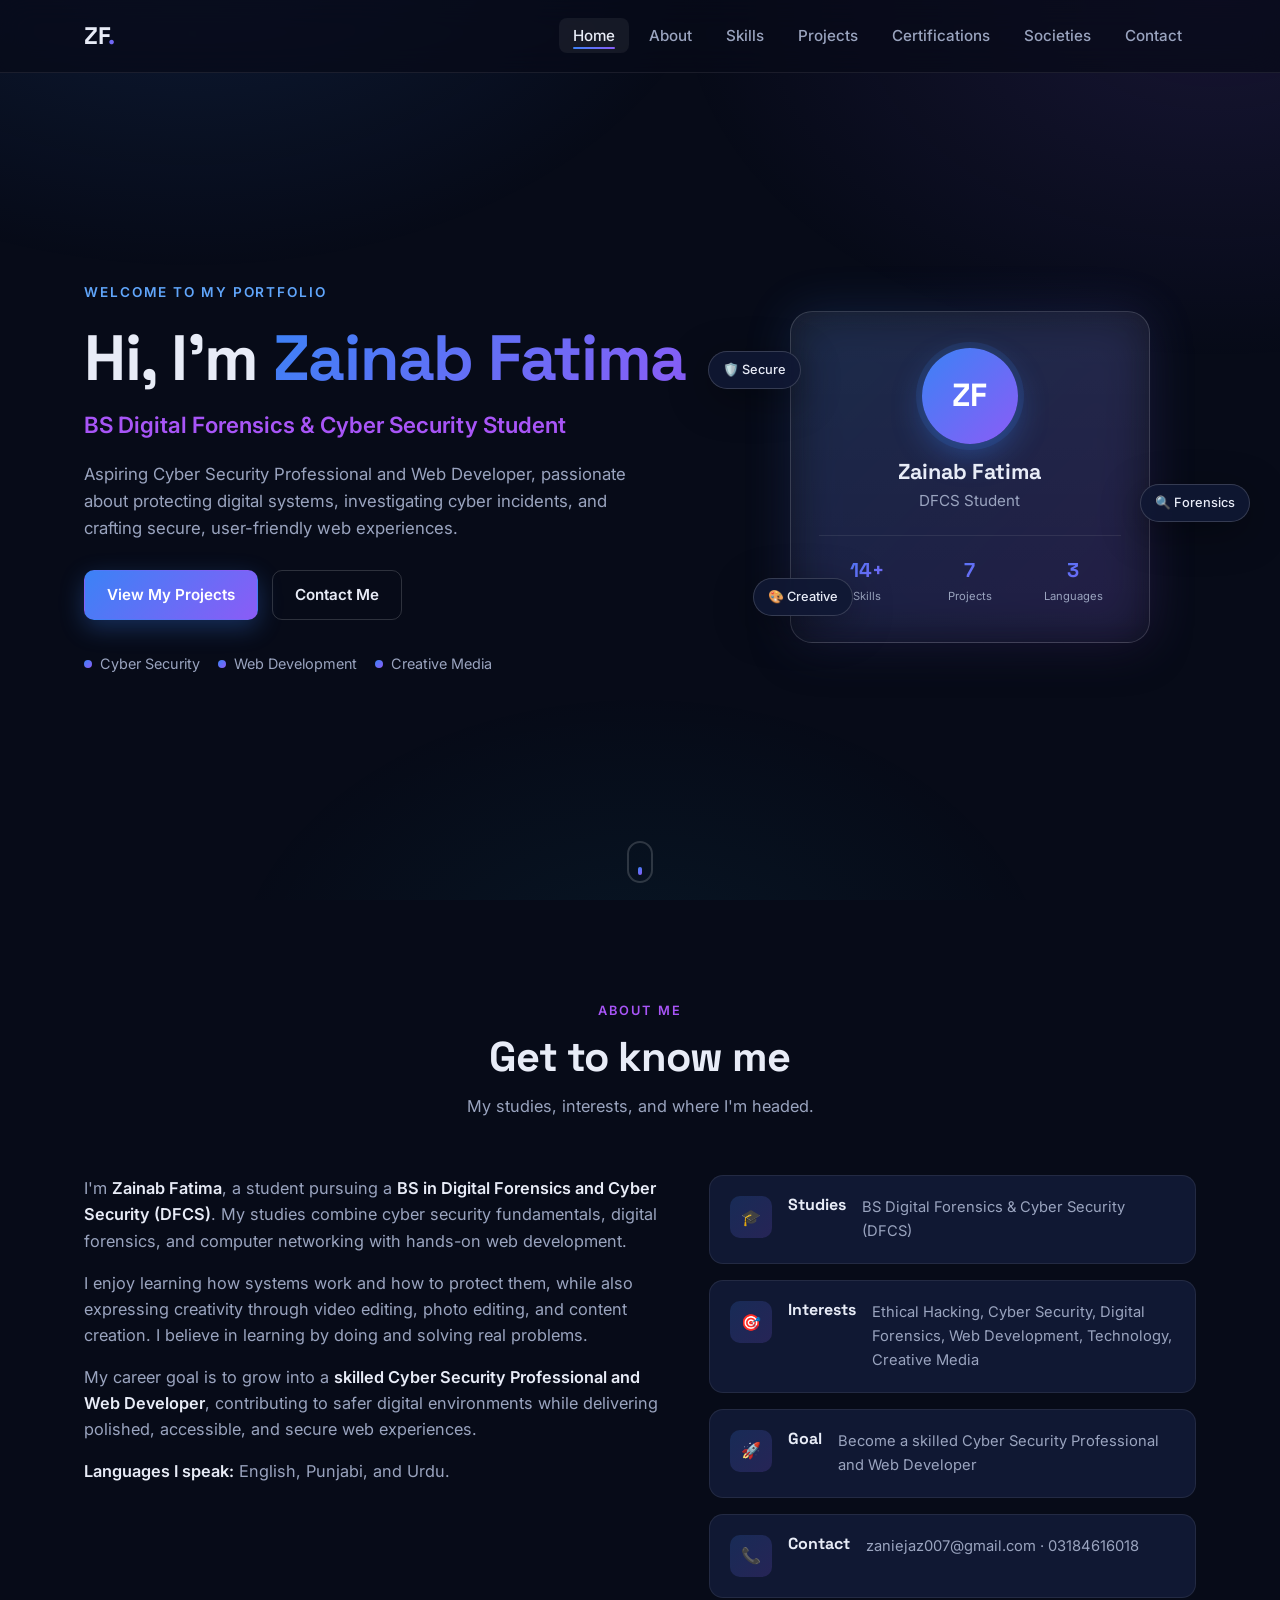
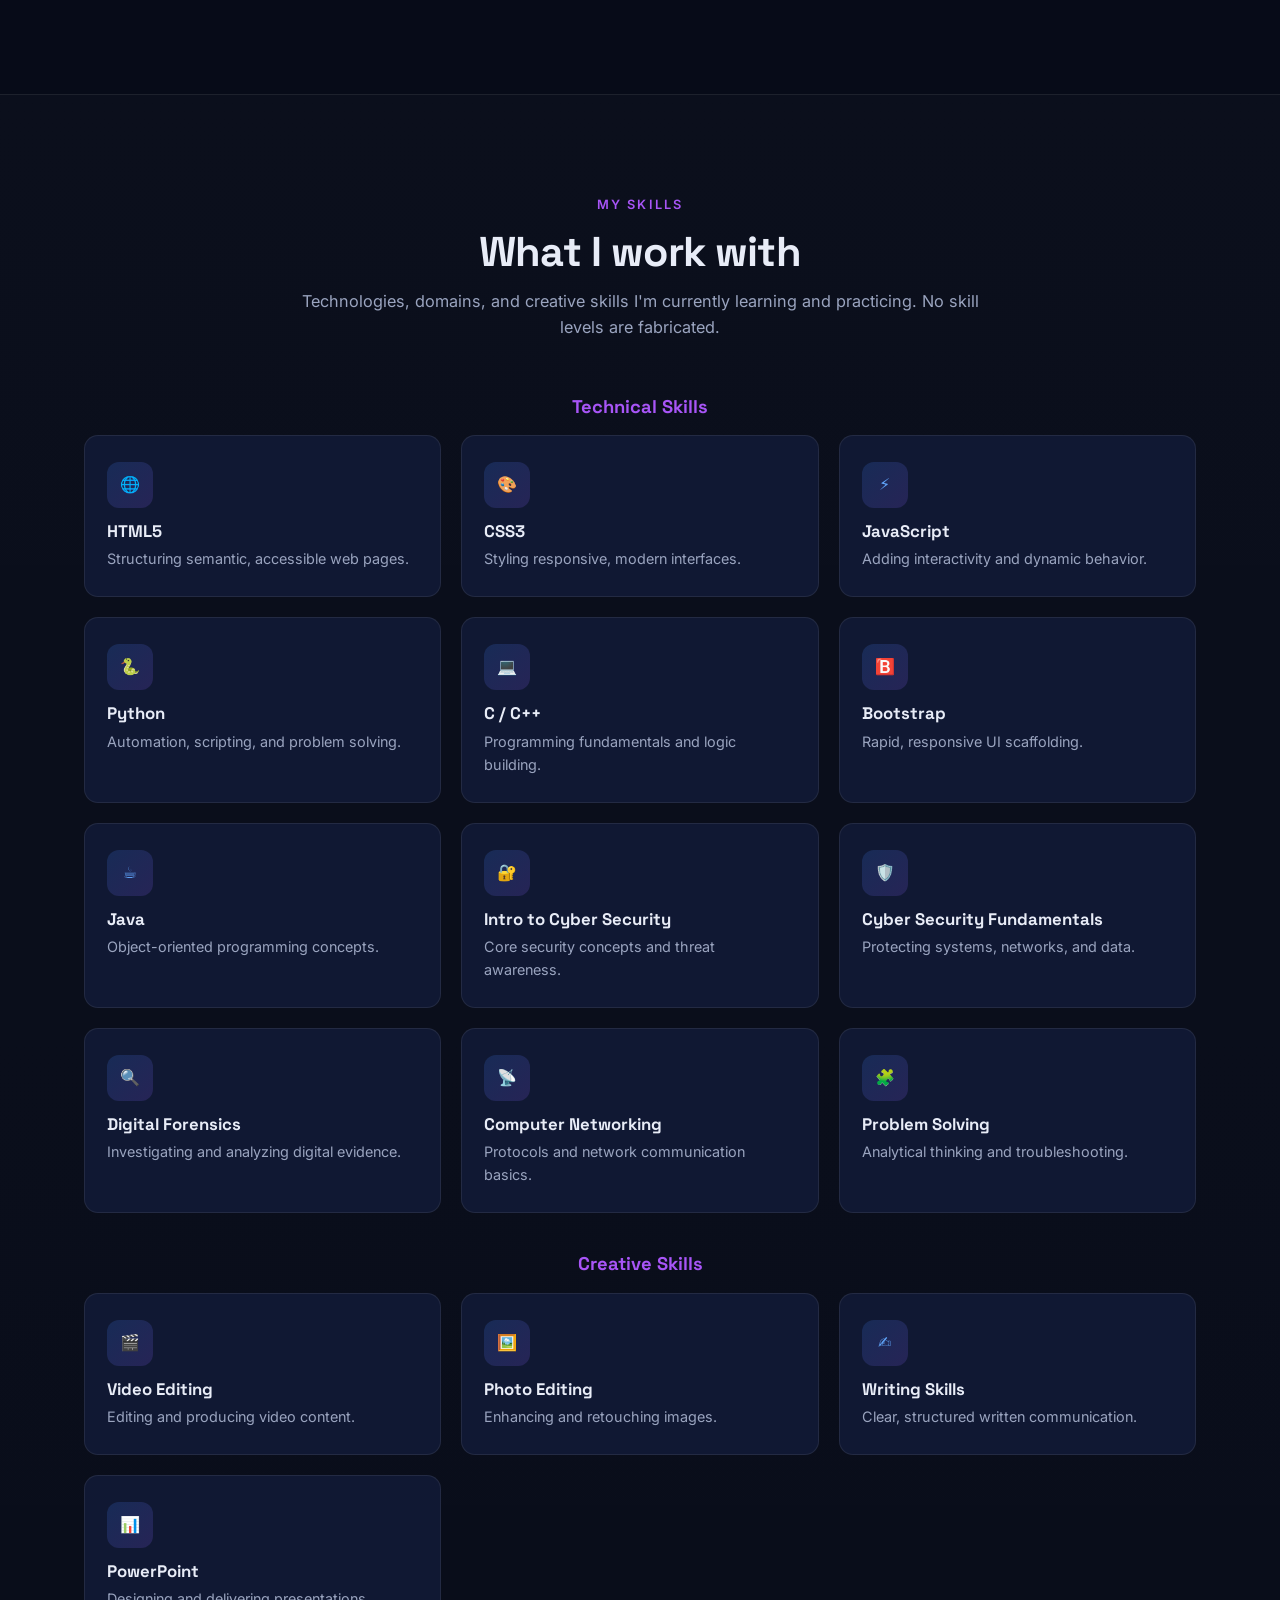
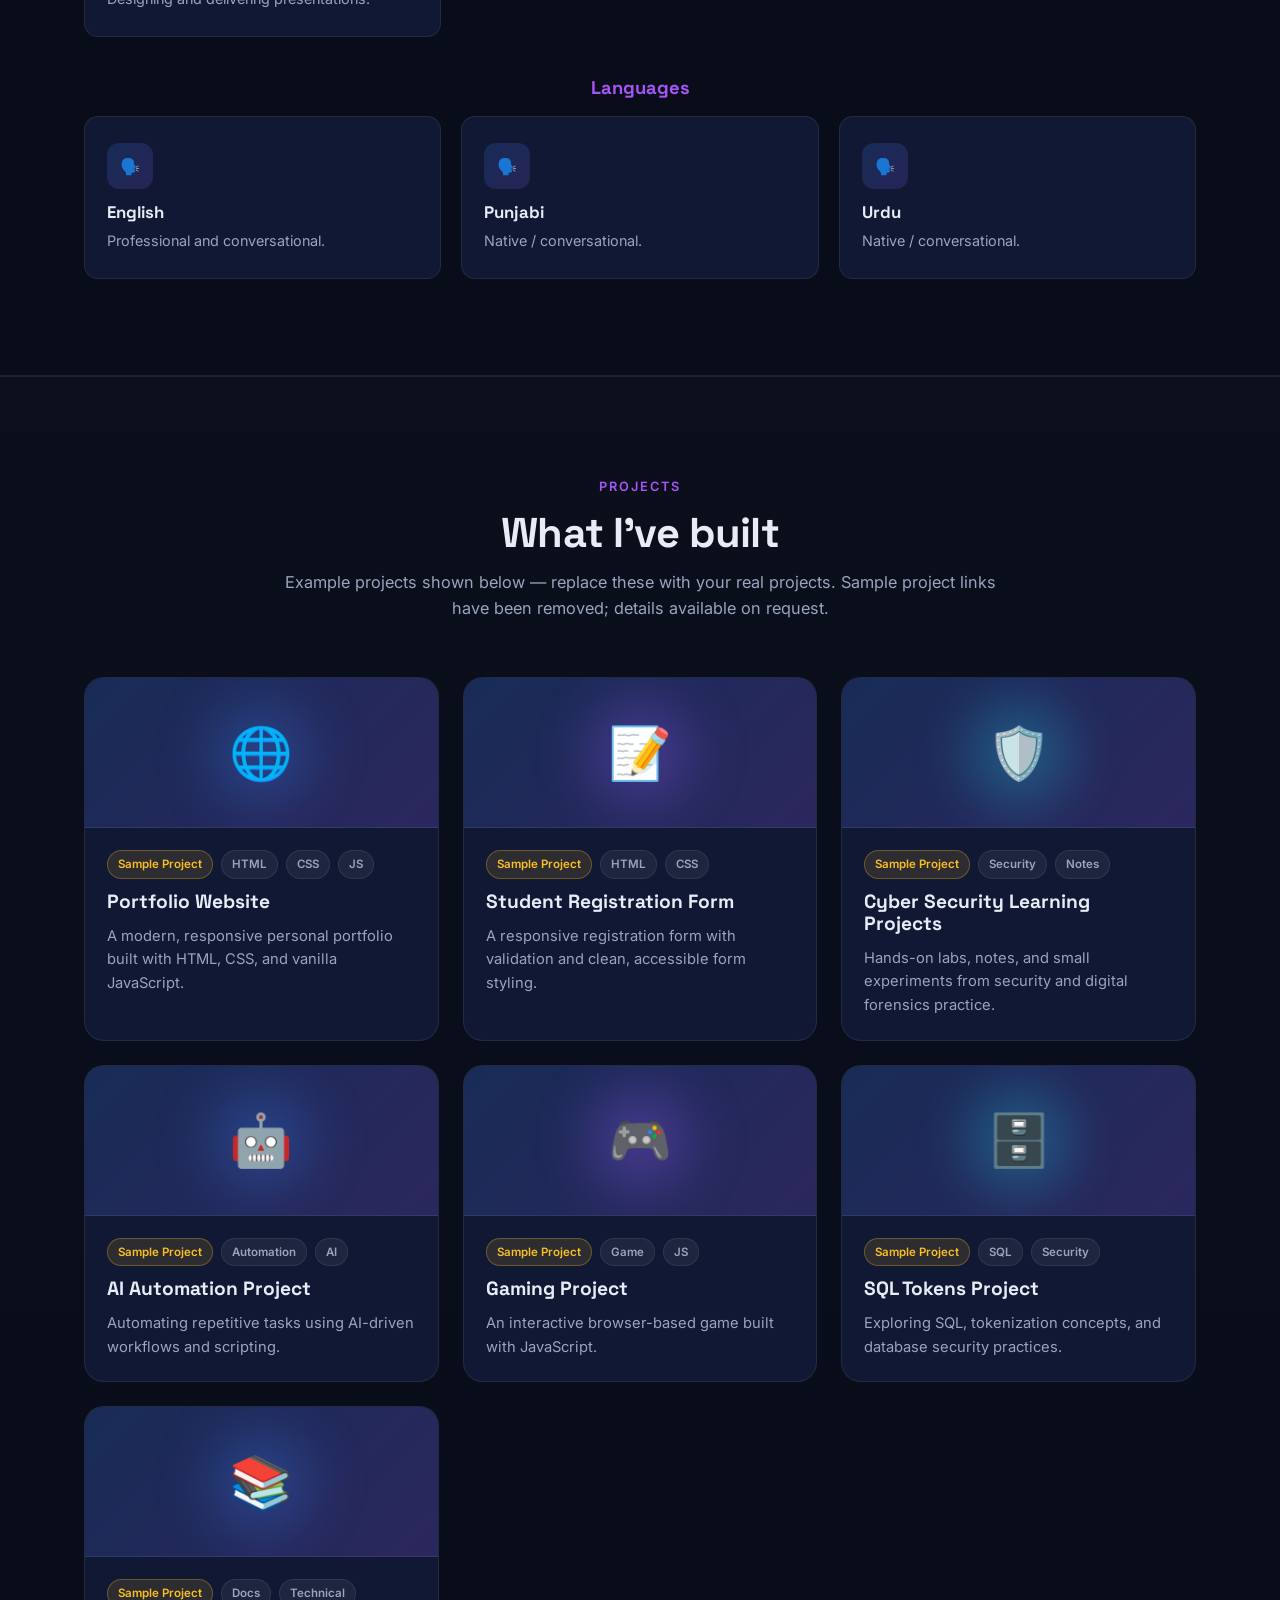
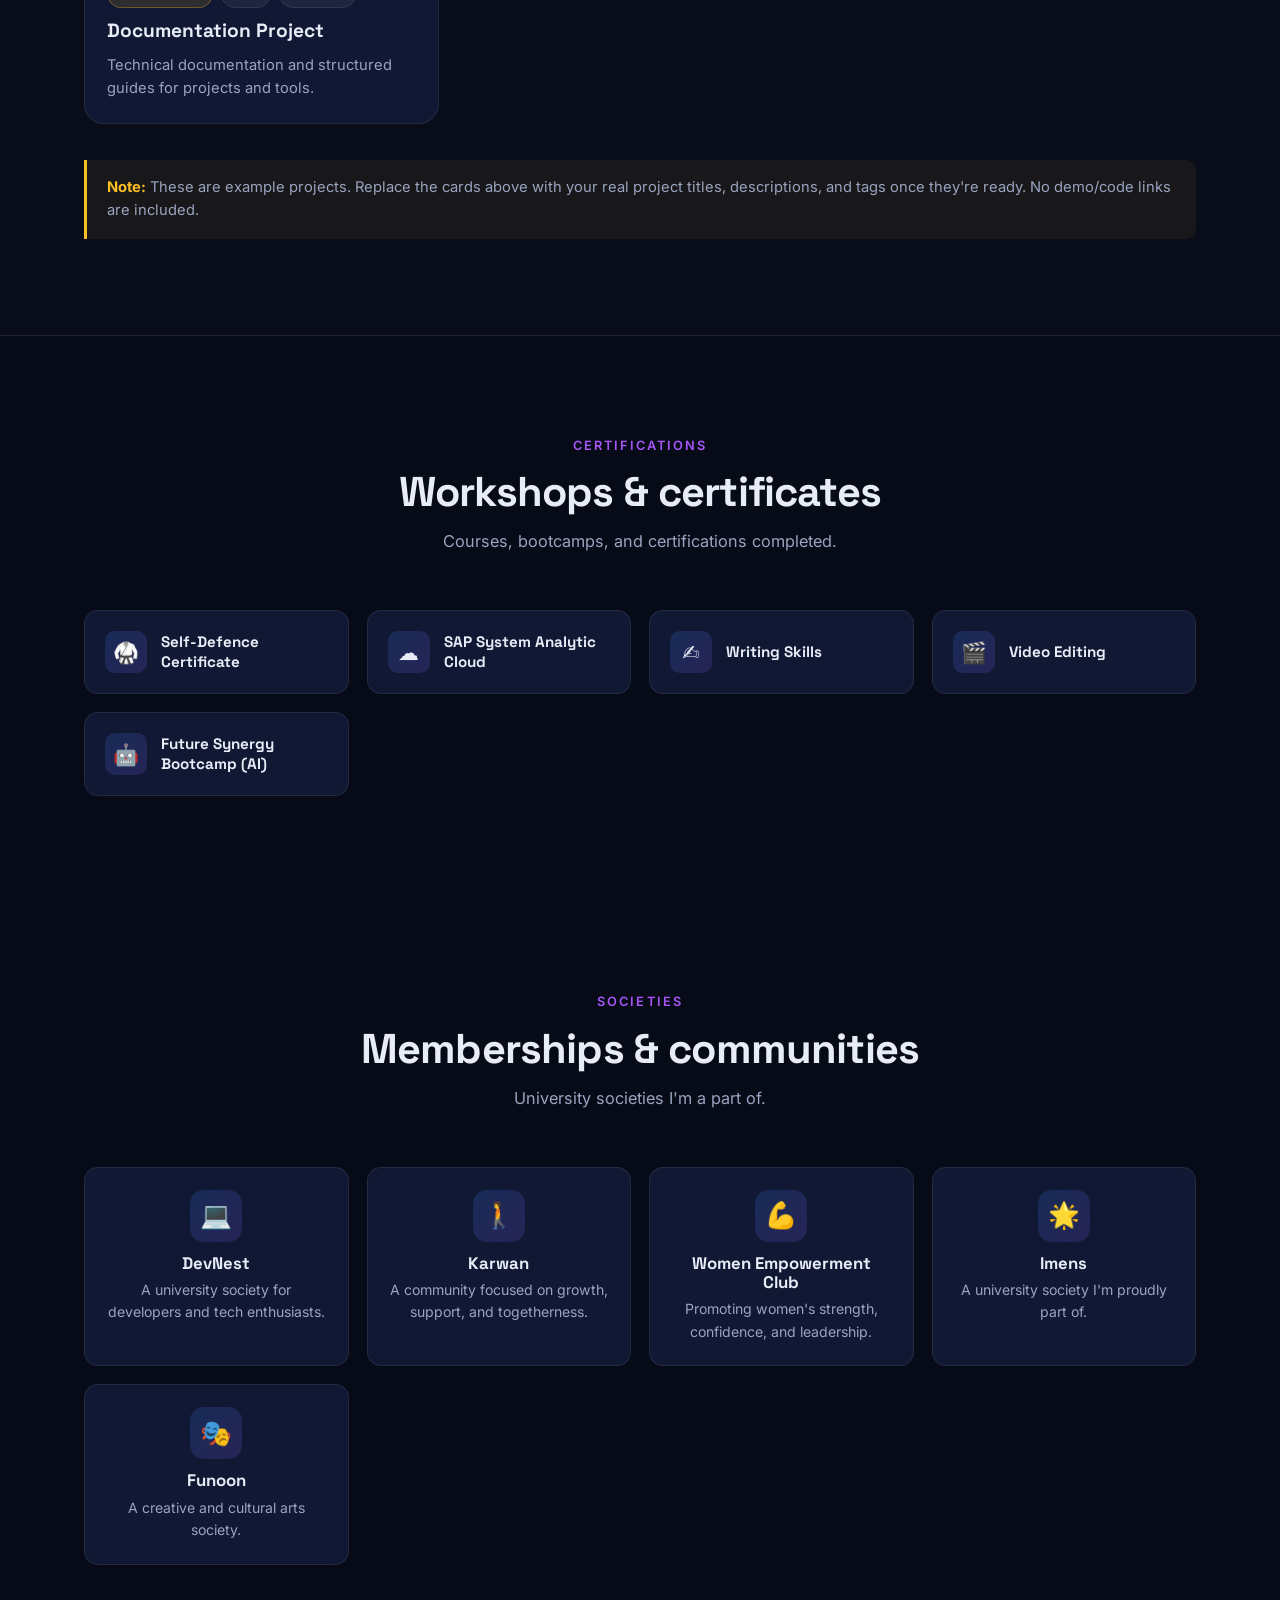
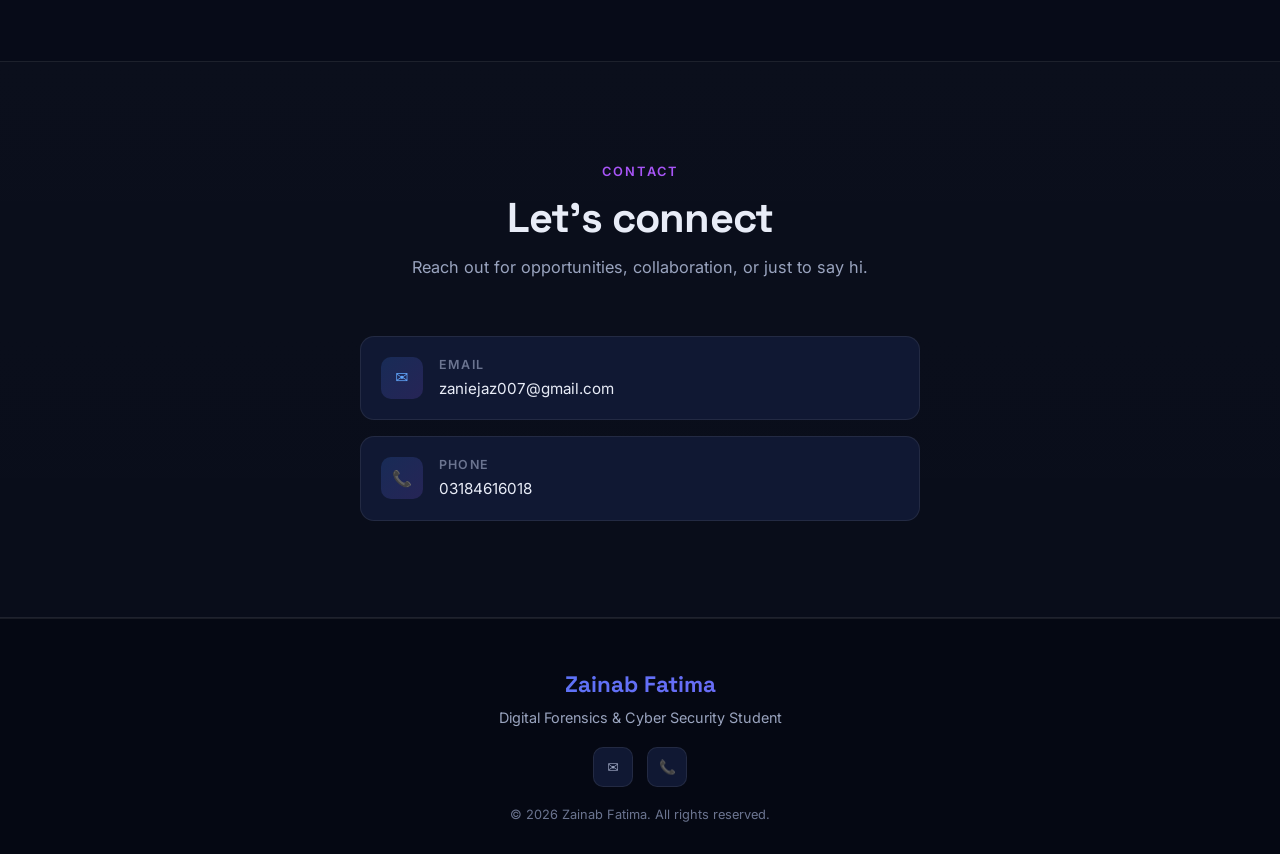
<file: index.html>
<!DOCTYPE html>
<html lang="en">
<head>
    <meta charset="UTF-8" />
    <meta name="viewport" content="width=device-width, initial-scale=1.0" />
    <!-- Full name: Zainab Fatima -->
    <title>Zainab Fatima | Digital Forensics &amp; Cyber Security Student</title>
    <meta name="description" content="Portfolio of Zainab Fatima, a BS Digital Forensics and Cyber Security (DFCS) student. Aspiring Cyber Security Professional and Web Developer." />
    <meta name="keywords" content="Zainab Fatima, digital forensics, cyber security, web developer, student portfolio" />
    <meta name="author" content="Zainab Fatima" />
    <meta name="theme-color" content="#070b18" />

    <meta property="og:title" content="Zainab Fatima | Portfolio" />
    <meta property="og:description" content="BS Digital Forensics and Cyber Security student exploring cyber security, digital forensics, and web development." />
    <meta property="og:type" content="website" />

    <link rel="preconnect" href="https://fonts.googleapis.com" />
    <link rel="preconnect" href="https://fonts.gstatic.com" crossorigin />
    <link href="https://fonts.googleapis.com/css2?family=Inter:wght@300;400;500;600;700;800&family=Space+Grotesk:wght@500;700&display=swap" rel="stylesheet" />

    <link rel="stylesheet" href="style.css" />
</head>
<body>
    <a class="skip-link" href="#main">Skip to main content</a>

    <!-- Back to top button -->
    <button class="back-to-top" id="backToTop" aria-label="Back to top">↑</button>

    <header class="site-header" id="top">
        <nav class="navbar container" aria-label="Primary navigation">
            <a href="#home" class="logo" aria-label="Zainab Fatima home">ZF<span class="logo-dot">.</span></a>

            <button class="nav-toggle" id="navToggle" aria-label="Toggle navigation menu" aria-expanded="false" aria-controls="navMenu">
                <span class="bar"></span>
                <span class="bar"></span>
                <span class="bar"></span>
            </button>

            <ul class="nav-menu" id="navMenu">
                <li><a href="#home" class="nav-link">Home</a></li>
                <li><a href="#about" class="nav-link">About</a></li>
                <li><a href="#skills" class="nav-link">Skills</a></li>
                <li><a href="#projects" class="nav-link">Projects</a></li>
                <li><a href="#certifications" class="nav-link">Certifications</a></li>
                <li><a href="#societies" class="nav-link">Societies</a></li>
                <li><a href="#contact" class="nav-link">Contact</a></li>
            </ul>
        </nav>
    </header>

    <main id="main">
        <!-- ========== HERO ========== -->
        <section id="home" class="hero">
            <div class="container hero-grid">
                <div class="hero-content reveal">
                    <p class="eyebrow">Welcome to my portfolio</p>
                    <h1>Hi, I'm <span class="gradient-text">Zainab Fatima</span></h1>
                    <p class="hero-role">BS Digital Forensics &amp; Cyber Security Student</p>
                    <p class="hero-desc">
                        Aspiring Cyber Security Professional and Web Developer, passionate about
                        protecting digital systems, investigating cyber incidents, and crafting
                        secure, user-friendly web experiences.
                    </p>
                    <div class="hero-actions">
                        <a href="#projects" class="btn btn-primary">View My Projects</a>
                        <a href="#contact" class="btn btn-outline">Contact Me</a>
                    </div>
                    <ul class="hero-highlights" aria-label="Quick facts">
                        <li><span class="dot"></span>Cyber Security</li>
                        <li><span class="dot"></span>Web Development</li>
                        <li><span class="dot"></span>Creative Media</li>
                    </ul>
                </div>

                <div class="hero-visual reveal delay-1">
                    <div class="hero-card">
                        <div class="avatar" aria-hidden="true">ZF</div>
                        <h2 class="hero-card-name">Zainab Fatima</h2>
                        <p class="hero-card-role">DFCS Student</p>
                        <div class="hero-card-stats">
                            <div>
                                <span class="stat-num">14+</span>
                                <span class="stat-label">Skills</span>
                            </div>
                            <div>
                                <span class="stat-num">7</span>
                                <span class="stat-label">Projects</span>
                            </div>
                            <div>
                                <span class="stat-num">3</span>
                                <span class="stat-label">Languages</span>
                            </div>
                        </div>
                    </div>
                    <div class="floating-badge badge-1">🛡️ Secure</div>
                    <div class="floating-badge badge-2">🔍 Forensics</div>
                    <div class="floating-badge badge-3">🎨 Creative</div>
                </div>
            </div>

            <a href="#about" class="scroll-indicator" aria-label="Scroll to About section">
                <span></span>
            </a>
        </section>

        <!-- ========== ABOUT ========== -->
        <section id="about" class="section">
            <div class="container">
                <div class="section-head reveal">
                    <p class="section-eyebrow">About Me</p>
                    <h2>Get to know me</h2>
                    <p class="section-sub">My studies, interests, and where I'm headed.</p>
                </div>

                <div class="about-grid">
                    <div class="about-text reveal">
                        <p>
                            I'm <strong>Zainab Fatima</strong>, a student pursuing a <strong>BS in Digital
                            Forensics and Cyber Security (DFCS)</strong>. My studies combine cyber security
                            fundamentals, digital forensics, and computer networking with hands-on web
                            development.
                        </p>
                        <p>
                            I enjoy learning how systems work and how to protect them, while also expressing
                            creativity through video editing, photo editing, and content creation. I believe
                            in learning by doing and solving real problems.
                        </p>
                        <p>
                            My career goal is to grow into a <strong>skilled Cyber Security Professional and
                            Web Developer</strong>, contributing to safer digital environments while delivering
                            polished, accessible, and secure web experiences.
                        </p>
                        <p>
                            <strong>Languages I speak:</strong> English, Punjabi, and Urdu.
                        </p>
                    </div>

                    <div class="about-cards reveal delay-1">
                        <article class="info-card">
                            <div class="info-icon" aria-hidden="true">🎓</div>
                            <h3>Studies</h3>
                            <p>BS Digital Forensics &amp; Cyber Security (DFCS)</p>
                        </article>
                        <article class="info-card">
                            <div class="info-icon" aria-hidden="true">🎯</div>
                            <h3>Interests</h3>
                            <p>Ethical Hacking, Cyber Security, Digital Forensics, Web Development, Technology, Creative Media</p>
                        </article>
                        <article class="info-card">
                            <div class="info-icon" aria-hidden="true">🚀</div>
                            <h3>Goal</h3>
                            <p>Become a skilled Cyber Security Professional and Web Developer</p>
                        </article>
                        <article class="info-card">
                            <div class="info-icon" aria-hidden="true">📞</div>
                            <h3>Contact</h3>
                            <p>zaniejaz007@gmail.com · 03184616018</p>
                        </article>
                    </div>
                </div>
            </div>
        </section>

        <!-- ========== SKILLS ========== -->
        <section id="skills" class="section section-alt">
            <div class="container">
                <div class="section-head reveal">
                    <p class="section-eyebrow">My Skills</p>
                    <h2>What I work with</h2>
                    <p class="section-sub">Technologies, domains, and creative skills I'm currently learning and practicing. No skill levels are fabricated.</p>
                </div>

                <h3 class="sub-heading reveal">Technical Skills</h3>
                <div class="skills-grid">
                    <article class="skill-card reveal"><div class="skill-icon" aria-hidden="true">🌐</div><h3>HTML5</h3><p>Structuring semantic, accessible web pages.</p></article>
                    <article class="skill-card reveal"><div class="skill-icon" aria-hidden="true">🎨</div><h3>CSS3</h3><p>Styling responsive, modern interfaces.</p></article>
                    <article class="skill-card reveal"><div class="skill-icon" aria-hidden="true">⚡</div><h3>JavaScript</h3><p>Adding interactivity and dynamic behavior.</p></article>
                    <article class="skill-card reveal"><div class="skill-icon" aria-hidden="true">🐍</div><h3>Python</h3><p>Automation, scripting, and problem solving.</p></article>
                    <article class="skill-card reveal"><div class="skill-icon" aria-hidden="true">💻</div><h3>C / C++</h3><p>Programming fundamentals and logic building.</p></article>
                    <article class="skill-card reveal"><div class="skill-icon" aria-hidden="true">🅱️</div><h3>Bootstrap</h3><p>Rapid, responsive UI scaffolding.</p></article>
                    <article class="skill-card reveal"><div class="skill-icon" aria-hidden="true">☕</div><h3>Java</h3><p>Object-oriented programming concepts.</p></article>
                    <article class="skill-card reveal"><div class="skill-icon" aria-hidden="true">🔐</div><h3>Intro to Cyber Security</h3><p>Core security concepts and threat awareness.</p></article>
                    <article class="skill-card reveal"><div class="skill-icon" aria-hidden="true">🛡️</div><h3>Cyber Security Fundamentals</h3><p>Protecting systems, networks, and data.</p></article>
                    <article class="skill-card reveal"><div class="skill-icon" aria-hidden="true">🔍</div><h3>Digital Forensics</h3><p>Investigating and analyzing digital evidence.</p></article>
                    <article class="skill-card reveal"><div class="skill-icon" aria-hidden="true">📡</div><h3>Computer Networking</h3><p>Protocols and network communication basics.</p></article>
                    <article class="skill-card reveal"><div class="skill-icon" aria-hidden="true">🧩</div><h3>Problem Solving</h3><p>Analytical thinking and troubleshooting.</p></article>
                </div>

                <h3 class="sub-heading reveal" style="margin-top:40px;">Creative Skills</h3>
                <div class="skills-grid">
                    <article class="skill-card reveal"><div class="skill-icon" aria-hidden="true">🎬</div><h3>Video Editing</h3><p>Editing and producing video content.</p></article>
                    <article class="skill-card reveal"><div class="skill-icon" aria-hidden="true">🖼️</div><h3>Photo Editing</h3><p>Enhancing and retouching images.</p></article>
                    <article class="skill-card reveal"><div class="skill-icon" aria-hidden="true">✍️</div><h3>Writing Skills</h3><p>Clear, structured written communication.</p></article>
                    <article class="skill-card reveal"><div class="skill-icon" aria-hidden="true">📊</div><h3>PowerPoint</h3><p>Designing and delivering presentations.</p></article>
                </div>

                <h3 class="sub-heading reveal" style="margin-top:40px;">Languages</h3>
                <div class="skills-grid">
                    <article class="skill-card reveal"><div class="skill-icon" aria-hidden="true">🗣️</div><h3>English</h3><p>Professional and conversational.</p></article>
                    <article class="skill-card reveal"><div class="skill-icon" aria-hidden="true">🗣️</div><h3>Punjabi</h3><p>Native / conversational.</p></article>
                    <article class="skill-card reveal"><div class="skill-icon" aria-hidden="true">🗣️</div><h3>Urdu</h3><p>Native / conversational.</p></article>
                </div>
            </div>
        </section>

        <!-- ========== PROJECTS ========== -->
        <section id="projects" class="section section-alt">
            <div class="container">
                <div class="section-head reveal">
                    <p class="section-eyebrow">Projects</p>
                    <h2>What I've built</h2>
                    <p class="section-sub">
                        Example projects shown below — replace these with your real projects.
                        Sample project links have been removed; details available on request.
                    </p>
                </div>

                <div class="projects-grid">
                    <article class="project-card reveal">
                        <div class="project-media" aria-hidden="true"><div class="project-glow"></div><span class="project-emoji">🌐</span></div>
                        <div class="project-body">
                            <div class="project-tags"><span class="tag sample-tag">Sample Project</span><span class="tag">HTML</span><span class="tag">CSS</span><span class="tag">JS</span></div>
                            <h3>Portfolio Website</h3>
                            <p>A modern, responsive personal portfolio built with HTML, CSS, and vanilla JavaScript.</p>
                        </div>
                    </article>

                    <article class="project-card reveal">
                        <div class="project-media" aria-hidden="true"><div class="project-glow glow-purple"></div><span class="project-emoji">📝</span></div>
                        <div class="project-body">
                            <div class="project-tags"><span class="tag sample-tag">Sample Project</span><span class="tag">HTML</span><span class="tag">CSS</span></div>
                            <h3>Student Registration Form</h3>
                            <p>A responsive registration form with validation and clean, accessible form styling.</p>
                        </div>
                    </article>

                    <article class="project-card reveal">
                        <div class="project-media" aria-hidden="true"><div class="project-glow glow-cyan"></div><span class="project-emoji">🛡️</span></div>
                        <div class="project-body">
                            <div class="project-tags"><span class="tag sample-tag">Sample Project</span><span class="tag">Security</span><span class="tag">Notes</span></div>
                            <h3>Cyber Security Learning Projects</h3>
                            <p>Hands-on labs, notes, and small experiments from security and digital forensics practice.</p>
                        </div>
                    </article>

                    <article class="project-card reveal">
                        <div class="project-media" aria-hidden="true"><div class="project-glow"></div><span class="project-emoji">🤖</span></div>
                        <div class="project-body">
                            <div class="project-tags"><span class="tag sample-tag">Sample Project</span><span class="tag">Automation</span><span class="tag">AI</span></div>
                            <h3>AI Automation Project</h3>
                            <p>Automating repetitive tasks using AI-driven workflows and scripting.</p>
                        </div>
                    </article>

                    <article class="project-card reveal">
                        <div class="project-media" aria-hidden="true"><div class="project-glow glow-purple"></div><span class="project-emoji">🎮</span></div>
                        <div class="project-body">
                            <div class="project-tags"><span class="tag sample-tag">Sample Project</span><span class="tag">Game</span><span class="tag">JS</span></div>
                            <h3>Gaming Project</h3>
                            <p>An interactive browser-based game built with JavaScript.</p>
                        </div>
                    </article>

                    <article class="project-card reveal">
                        <div class="project-media" aria-hidden="true"><div class="project-glow glow-cyan"></div><span class="project-emoji">🗄️</span></div>
                        <div class="project-body">
                            <div class="project-tags"><span class="tag sample-tag">Sample Project</span><span class="tag">SQL</span><span class="tag">Security</span></div>
                            <h3>SQL Tokens Project</h3>
                            <p>Exploring SQL, tokenization concepts, and database security practices.</p>
                        </div>
                    </article>

                    <article class="project-card reveal">
                        <div class="project-media" aria-hidden="true"><div class="project-glow"></div><span class="project-emoji">📚</span></div>
                        <div class="project-body">
                            <div class="project-tags"><span class="tag sample-tag">Sample Project</span><span class="tag">Docs</span><span class="tag">Technical</span></div>
                            <h3>Documentation Project</h3>
                            <p>Technical documentation and structured guides for projects and tools.</p>
                        </div>
                    </article>
                </div>

                <p class="projects-note">
                    <strong>Note:</strong> These are example projects. Replace the cards above with your real
                    project titles, descriptions, and tags once they're ready. No demo/code links are included.
                </p>
            </div>
        </section>

        <!-- ========== CERTIFICATIONS ========== -->
        <section id="certifications" class="section">
            <div class="container">
                <div class="section-head reveal">
                    <p class="section-eyebrow">Certifications</p>
                    <h2>Workshops &amp; certificates</h2>
                    <p class="section-sub">Courses, bootcamps, and certifications completed.</p>
                </div>
                <div class="cert-grid">
                    <article class="cert-card reveal"><div class="cert-icon">🥋</div><h3>Self-Defence Certificate</h3></article>
                    <article class="cert-card reveal"><div class="cert-icon">☁️</div><h3>SAP System Analytic Cloud</h3></article>
                    <article class="cert-card reveal"><div class="cert-icon">✍️</div><h3>Writing Skills</h3></article>
                    <article class="cert-card reveal"><div class="cert-icon">🎬</div><h3>Video Editing</h3></article>
                    <article class="cert-card reveal"><div class="cert-icon">🤖</div><h3>Future Synergy Bootcamp (AI)</h3></article>
                </div>
            </div>
        </section>

        <!-- ========== SOCIETIES ========== -->
        <section id="societies" class="section">
            <div class="container">
                <div class="section-head reveal">
                    <p class="section-eyebrow">Societies</p>
                    <h2>Memberships &amp; communities</h2>
                    <p class="section-sub">University societies I'm a part of.</p>
                </div>
                <div class="society-grid">
                    <article class="society-card reveal">
                        <div class="society-icon" aria-hidden="true">💻</div>
                        <h3>DevNest</h3>
                        <p>A university society for developers and tech enthusiasts.</p>
                    </article>
                    <article class="society-card reveal">
                        <div class="society-icon" aria-hidden="true">🚶</div>
                        <h3>Karwan</h3>
                        <p>A community focused on growth, support, and togetherness.</p>
                    </article>
                    <article class="society-card reveal">
                        <div class="society-icon" aria-hidden="true">💪</div>
                        <h3>Women Empowerment Club</h3>
                        <p>Promoting women's strength, confidence, and leadership.</p>
                    </article>
                    <article class="society-card reveal">
                        <div class="society-icon" aria-hidden="true">🌟</div>
                        <h3>Imens</h3>
                        <p>A university society I'm proudly part of.</p>
                    </article>
                    <article class="society-card reveal">
                        <div class="society-icon" aria-hidden="true">🎭</div>
                        <h3>Funoon</h3>
                        <p>A creative and cultural arts society.</p>
                    </article>
                </div>
            </div>
        </section>

        <!-- ========== CONTACT ========== -->
        <section id="contact" class="section section-alt">
            <div class="container">
                <div class="section-head reveal">
                    <p class="section-eyebrow">Contact</p>
                    <h2>Let's connect</h2>
                    <p class="section-sub">Reach out for opportunities, collaboration, or just to say hi.</p>
                </div>

                <div class="contact-grid">
                    <div class="contact-links reveal">
                        <a href="mailto:zaniejaz007@gmail.com" class="contact-item" aria-label="Email Zainab">
                            <span class="contact-icon" aria-hidden="true">✉️</span>
                            <span class="contact-text">
                                <span class="contact-label">Email</span>
                                <span class="contact-value">zaniejaz007@gmail.com</span>
                            </span>
                        </a>

                        <a href="tel:03184616018" class="contact-item" aria-label="Call Zainab">
                            <span class="contact-icon" aria-hidden="true">📞</span>
                            <span class="contact-text">
                                <span class="contact-label">Phone</span>
                                <span class="contact-value">03184616018</span>
                            </span>
                        </a>
                    </div>

                    <!-- Contact form (Send Message) removed as requested -->
                </div>
            </div>
        </section>
    </main>

    <footer class="site-footer">
        <div class="container footer-inner">
            <p class="footer-name">Zainab Fatima</p>
            <p class="footer-role">Digital Forensics &amp; Cyber Security Student</p>
            <div class="footer-social" aria-label="Contact links">
                <a href="mailto:zaniejaz007@gmail.com" aria-label="Email">✉️</a>
                <a href="tel:03184616018" aria-label="Phone">📞</a>
            </div>
            <p class="footer-copy">© <span id="year"></span> Zainab Fatima. All rights reserved.</p>
        </div>
    </footer>

    <script src="script.js"></script>
</body>
</html>
</file>
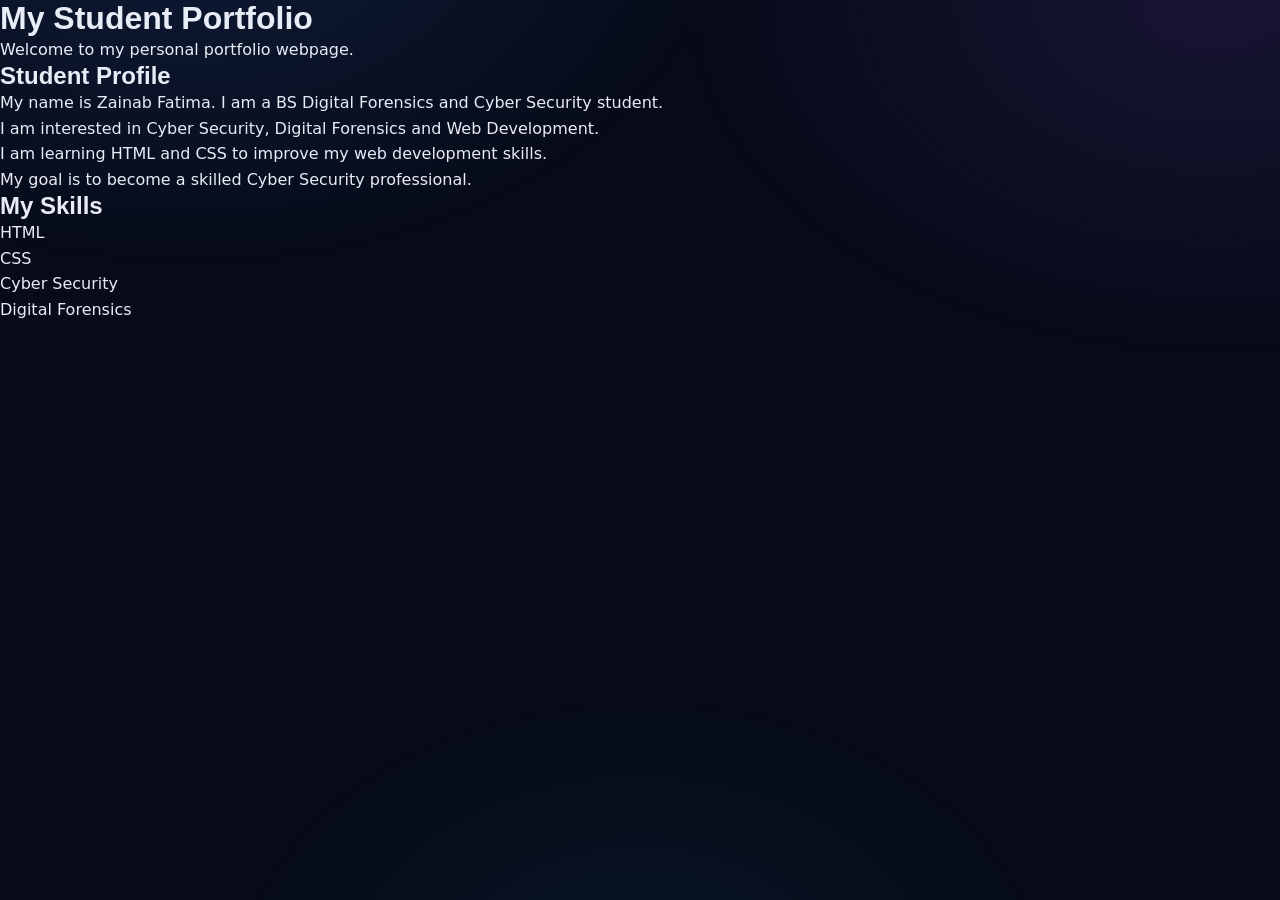
<file: task1.html>
<!DOCTYPE html>
<html>
<head>
    <title>Student Portfolio</title>
    <link rel="stylesheet" href="style.css">
</head>

<body>

    <!-- Task 4: Header Section -->
    <header>
        <h1 id="main-heading">My Student Portfolio</h1>
        <p>Welcome to my personal portfolio webpage.</p>
    </header>

    <!-- Task 8: Student Profile -->
    <section>
        <h2>Student Profile</h2>

        <p class="info">
            My name is Zainab Fatima. I am a BS Digital Forensics and Cyber Security student.
        </p>

        <p class="info">
            I am interested in Cyber Security, Digital Forensics and Web Development.
        </p>

        <p class="left-text">
            I am learning HTML and CSS to improve my web development skills.
        </p>

        <p class="right-text">
            My goal is to become a skilled Cyber Security professional.
        </p>
    </section>

    <!-- Task 9: Independent Challenge -->
    <section class="skills-section">
        <h2>My Skills</h2>

        <p>HTML</p>
        <p>CSS</p>
        <p>Cyber Security</p>
        <p>Digital Forensics</p>
    </section>
<link rel="stylesheet" href="style.css">
</body>
</html>
</file>
<file: style.css>
/* =========================================================
   Zainab Fatima Portfolio — style.css
   Theme: dark navy/black with blue & purple accents
   ========================================================= */

:root {
    --bg: #070b18;
    --bg-2: #0b1224;
    --surface: #101833;
    --surface-2: #141d3d;
    --border: rgba(255, 255, 255, 0.08);
    --border-strong: rgba(255, 255, 255, 0.16);
    --text: #e8ecf7;
    --text-muted: #9aa4bf;
    --text-dim: #6b7490;
    --blue: #3b82f6;
    --blue-2: #60a5fa;
    --purple: #8b5cf6;
    --purple-2: #a855f7;
    --cyan: #22d3ee;
    --grad: linear-gradient(135deg, #3b82f6 0%, #8b5cf6 100%);
    --grad-soft: linear-gradient(135deg, rgba(59,130,246,.18) 0%, rgba(139,92,246,.18) 100%);
    --shadow: 0 10px 40px rgba(0, 0, 0, 0.35);
    --shadow-glow: 0 10px 40px rgba(59, 130, 246, 0.18);
    --radius: 14px;
    --radius-lg: 20px;
    --container: 1160px;
    --nav-h: 72px;
    --transition: 0.28s cubic-bezier(0.4, 0, 0.2, 1);
}

* { box-sizing: border-box; }

html {
    scroll-behavior: smooth;
    scroll-padding-top: var(--nav-h);
}

body {
    margin: 0;
    font-family: "Inter", system-ui, -apple-system, "Segoe UI", Roboto, Arial, sans-serif;
    background: var(--bg);
    color: var(--text);
    line-height: 1.6;
    overflow-x: hidden;
    -webkit-font-smoothing: antialiased;
}

/* Subtle ambient background */
body::before {
    content: "";
    position: fixed;
    inset: 0;
    z-index: -1;
    background:
        radial-gradient(900px 600px at 15% -10%, rgba(59,130,246,0.14), transparent 60%),
        radial-gradient(900px 600px at 95% 0%, rgba(139,92,246,0.12), transparent 60%),
        radial-gradient(700px 500px at 50% 110%, rgba(34,211,238,0.06), transparent 60%);
    pointer-events: none;
}

img { max-width: 100%; display: block; }
a { color: inherit; text-decoration: none; }
ul { list-style: none; margin: 0; padding: 0; }
h1, h2, h3, h4 { font-family: "Space Grotesk", "Inter", sans-serif; line-height: 1.15; margin: 0; }
p { margin: 0; }

.container {
    width: 100%;
    max-width: var(--container);
    margin: 0 auto;
    padding: 0 24px;
}

.skip-link {
    position: absolute;
    left: -9999px;
    top: 10px;
    background: var(--grad);
    color: #fff;
    padding: 10px 16px;
    border-radius: 8px;
    z-index: 1000;
}
.skip-link:focus { left: 16px; }

/* =========================================================
   NAVBAR
   ========================================================= */
.site-header {
    position: sticky;
    top: 0;
    z-index: 100;
    backdrop-filter: blur(14px);
    -webkit-backdrop-filter: blur(14px);
    background: rgba(7, 11, 24, 0.72);
    border-bottom: 1px solid var(--border);
}

.navbar {
    height: var(--nav-h);
    display: flex;
    align-items: center;
    justify-content: space-between;
    gap: 16px;
}

.logo {
    font-family: "Space Grotesk", sans-serif;
    font-weight: 700;
    font-size: 1.5rem;
    letter-spacing: -0.02em;
}
.logo-dot { color: transparent; background: var(--grad); -webkit-background-clip: text; background-clip: text; }

.nav-menu {
    display: flex;
    align-items: center;
    gap: 6px;
}

.nav-link {
    position: relative;
    padding: 8px 14px;
    border-radius: 8px;
    font-size: 0.95rem;
    font-weight: 500;
    color: var(--text-muted);
    transition: color var(--transition), background var(--transition);
}
.nav-link:hover, .nav-link.active {
    color: var(--text);
    background: rgba(255,255,255,0.06);
}
.nav-link::after {
    content: "";
    position: absolute;
    left: 14px; right: 14px; bottom: 4px;
    height: 2px;
    background: var(--grad);
    transform: scaleX(0);
    transform-origin: left;
    transition: transform var(--transition);
    border-radius: 2px;
}
.nav-link:hover::after, .nav-link.active::after { transform: scaleX(1); }

.nav-toggle {
    display: none;
    flex-direction: column;
    justify-content: center;
    gap: 5px;
    width: 40px; height: 40px;
    background: transparent;
    border: 1px solid var(--border);
    border-radius: 10px;
    cursor: pointer;
    padding: 0 10px;
}
.nav-toggle .bar {
    display: block;
    height: 2px;
    width: 100%;
    background: var(--text);
    border-radius: 2px;
    transition: transform var(--transition), opacity var(--transition);
}
.nav-toggle[aria-expanded="true"] .bar:nth-child(1) { transform: translateY(7px) rotate(45deg); }
.nav-toggle[aria-expanded="true"] .bar:nth-child(2) { opacity: 0; }
.nav-toggle[aria-expanded="true"] .bar:nth-child(3) { transform: translateY(-7px) rotate(-45deg); }

/* =========================================================
   BUTTONS
   ========================================================= */
.btn {
    display: inline-flex;
    align-items: center;
    justify-content: center;
    gap: 8px;
    padding: 12px 22px;
    border-radius: 10px;
    font-weight: 600;
    font-size: 0.95rem;
    border: 1px solid transparent;
    cursor: pointer;
    transition: transform var(--transition), box-shadow var(--transition), background var(--transition), border-color var(--transition);
    user-select: none;
    white-space: nowrap;
}
.btn:hover { transform: translateY(-2px); }
.btn:active { transform: translateY(0); }
.btn-primary {
    background: var(--grad);
    color: #fff;
    box-shadow: 0 8px 24px rgba(59,130,246,0.3);
}
.btn-primary:hover { box-shadow: 0 12px 32px rgba(139,92,246,0.4); }
.btn-outline {
    background: transparent;
    border-color: var(--border-strong);
    color: var(--text);
}
.btn-outline:hover { border-color: var(--blue); background: rgba(59,130,246,0.08); }
.btn-ghost {
    background: rgba(255,255,255,0.04);
    border-color: var(--border);
    color: var(--text);
}
.btn-ghost:hover { background: rgba(255,255,255,0.08); }
.btn-sm { padding: 8px 14px; font-size: 0.85rem; border-radius: 8px; }
.btn-full { width: 100%; }

/* =========================================================
   HERO
   ========================================================= */
.hero {
    position: relative;
    min-height: calc(100vh - var(--nav-h));
    display: flex;
    align-items: center;
    padding: 60px 0 80px;
}

.hero-grid {
    display: grid;
    grid-template-columns: 1.15fr 0.85fr;
    gap: 48px;
    align-items: center;
}

.hero-content { max-width: 640px; }

.eyebrow {
    display: inline-block;
    font-size: 0.85rem;
    font-weight: 600;
    letter-spacing: 0.14em;
    text-transform: uppercase;
    color: var(--blue-2);
    margin-bottom: 18px;
}

.hero h1 {
    font-size: clamp(2.4rem, 5vw, 4rem);
    font-weight: 700;
    letter-spacing: -0.02em;
    margin-bottom: 12px;
}

.gradient-text {
    background: var(--grad);
    -webkit-background-clip: text;
    background-clip: text;
    color: transparent;
}

.hero-role {
    font-size: clamp(1.05rem, 2vw, 1.4rem);
    color: var(--purple-2);
    font-weight: 600;
    margin-bottom: 18px;
}

.hero-desc {
    color: var(--text-muted);
    font-size: 1.05rem;
    max-width: 560px;
    margin-bottom: 28px;
}

.hero-actions {
    display: flex;
    gap: 14px;
    flex-wrap: wrap;
    margin-bottom: 32px;
}

.hero-highlights {
    display: flex;
    flex-wrap: wrap;
    gap: 18px;
    color: var(--text-muted);
    font-size: 0.9rem;
}
.hero-highlights li { display: flex; align-items: center; gap: 8px; }
.hero-highlights .dot {
    width: 8px; height: 8px; border-radius: 50%;
    background: var(--grad);
}

/* Hero visual card */
.hero-visual { position: relative; display: flex; justify-content: center; }

.hero-card {
    position: relative;
    width: 100%;
    max-width: 360px;
    padding: 36px 28px;
    background: linear-gradient(180deg, rgba(255,255,255,0.06), rgba(255,255,255,0.02));
    border: 1px solid var(--border-strong);
    border-radius: 22px;
    box-shadow: var(--shadow);
    text-align: center;
    backdrop-filter: blur(10px);
}
.hero-card::before {
    content: "";
    position: absolute;
    inset: -1px;
    border-radius: 23px;
    background: var(--grad);
    z-index: -1;
    opacity: 0.18;
    filter: blur(24px);
}

.avatar {
    width: 96px; height: 96px;
    margin: 0 auto 16px;
    border-radius: 50%;
    display: grid; place-items: center;
    font-family: "Space Grotesk", sans-serif;
    font-size: 2rem; font-weight: 700;
    background: var(--grad);
    color: #fff;
    box-shadow: 0 0 0 6px rgba(59,130,246,0.12), 0 12px 30px rgba(59,130,246,0.35);
}

.hero-card-name { font-size: 1.35rem; margin-bottom: 4px; }
.hero-card-role { color: var(--text-muted); font-size: 0.95rem; margin-bottom: 22px; }

.hero-card-stats {
    display: grid;
    grid-template-columns: repeat(3, 1fr);
    gap: 8px;
    border-top: 1px solid var(--border);
    padding-top: 18px;
}
.hero-card-stats .stat-num {
    display: block;
    font-family: "Space Grotesk", sans-serif;
    font-size: 1.25rem;
    font-weight: 700;
    background: var(--grad);
    -webkit-background-clip: text;
    background-clip: text;
    color: transparent;
}
.hero-card-stats .stat-label {
    display: block;
    font-size: 0.7rem;
    color: var(--text-muted);
    margin-top: 2px;
}

.floating-badge {
    position: absolute;
    padding: 8px 14px;
    background: rgba(16,24,51,0.9);
    border: 1px solid var(--border-strong);
    border-radius: 999px;
    font-size: 0.8rem;
    font-weight: 500;
    box-shadow: var(--shadow);
    backdrop-filter: blur(8px);
    animation: float 6s ease-in-out infinite;
}
.badge-1 { top: 12%; left: -8%; animation-delay: 0s; }
.badge-2 { top: 52%; right: -12%; animation-delay: 1.5s; }
.badge-3 { bottom: 8%; left: 2%; animation-delay: 3s; }

@keyframes float {
    0%, 100% { transform: translateY(0); }
    50% { transform: translateY(-12px); }
}

.scroll-indicator {
    position: absolute;
    left: 50%;
    bottom: 18px;
    transform: translateX(-50%);
    width: 26px; height: 42px;
    border: 2px solid var(--border-strong);
    border-radius: 16px;
    display: grid; place-items: end center;
    padding-bottom: 6px;
}
.scroll-indicator span {
    width: 4px; height: 8px;
    background: var(--grad);
    border-radius: 2px;
    animation: scrollDot 1.6s ease-in-out infinite;
}
@keyframes scrollDot {
    0% { opacity: 0; transform: translateY(-8px); }
    40% { opacity: 1; transform: translateY(0); }
    100% { opacity: 0; transform: translateY(8px); }
}

/* =========================================================
   SECTIONS (common)
   ========================================================= */
.section {
    padding: 96px 0;
}
.section-alt {
    background: linear-gradient(180deg, rgba(255,255,255,0.02), rgba(255,255,255,0.01));
    border-top: 1px solid var(--border);
    border-bottom: 1px solid var(--border);
}

.section-head { text-align: center; max-width: 720px; margin: 0 auto 56px; }
.section-eyebrow {
    display: inline-block;
    font-size: 0.8rem;
    font-weight: 600;
    letter-spacing: 0.16em;
    text-transform: uppercase;
    color: var(--purple-2);
    margin-bottom: 12px;
}
.section-head h2 {
    font-size: clamp(1.9rem, 3.6vw, 2.6rem);
    letter-spacing: -0.02em;
    margin-bottom: 12px;
}
.section-sub { color: var(--text-muted); font-size: 1.02rem; }

/* Reveal animation */
.reveal {
    opacity: 0;
    transform: translateY(28px);
    transition: opacity 0.7s ease, transform 0.7s ease;
}
.reveal.visible { opacity: 1; transform: translateY(0); }
.delay-1 { transition-delay: 0.15s; }
.delay-2 { transition-delay: 0.3s; }

/* =========================================================
   ABOUT
   ========================================================= */
.about-grid {
    display: grid;
    grid-template-columns: 1.2fr 1fr;
    gap: 40px;
    align-items: start;
}
.about-text p {
    color: var(--text-muted);
    font-size: 1.02rem;
    margin-bottom: 16px;
}
.about-text strong { color: var(--text); font-weight: 600; }

.about-cards {
    display: grid;
    gap: 16px;
}
.info-card {
    display: flex;
    gap: 16px;
    padding: 20px;
    background: var(--surface);
    border: 1px solid var(--border);
    border-radius: var(--radius);
    transition: transform var(--transition), border-color var(--transition), box-shadow var(--transition);
}
.info-card:hover {
    transform: translateX(6px);
    border-color: var(--blue);
    box-shadow: var(--shadow-glow);
}
.info-icon {
    flex: 0 0 42px;
    width: 42px; height: 42px;
    border-radius: 10px;
    display: grid; place-items: center;
    background: var(--grad-soft);
    color: var(--blue-2);
}
.info-icon svg { width: 22px; height: 22px; }
.info-card h3 { font-size: 1rem; margin-bottom: 4px; }
.info-card p { color: var(--text-muted); font-size: 0.92rem; }

/* =========================================================
   SKILLS
   ========================================================= */
.skills-grid {
    display: grid;
    grid-template-columns: repeat(3, 1fr);
    gap: 20px;
}
.skill-card {
    padding: 26px 22px;
    background: var(--surface);
    border: 1px solid var(--border);
    border-radius: var(--radius);
    transition: transform var(--transition), border-color var(--transition), box-shadow var(--transition), background var(--transition);
    position: relative;
    overflow: hidden;
}
.skill-card::before {
    content: "";
    position: absolute;
    top: 0; left: 0; right: 0; height: 3px;
    background: var(--grad);
    opacity: 0;
    transition: opacity var(--transition);
}
.skill-card:hover {
    transform: translateY(-6px);
    border-color: var(--border-strong);
    box-shadow: var(--shadow-glow);
}
.skill-card:hover::before { opacity: 1; }

.skill-icon {
    width: 46px; height: 46px;
    border-radius: 12px;
    display: grid; place-items: center;
    background: var(--grad-soft);
    color: var(--blue-2);
    margin-bottom: 14px;
    transition: transform var(--transition);
}
.skill-card:hover .skill-icon { transform: rotate(6deg) scale(1.08); }
.skill-icon svg { width: 24px; height: 24px; }

.skill-card h3 { font-size: 1.05rem; margin-bottom: 6px; }
.skill-card p { color: var(--text-muted); font-size: 0.9rem; }

/* =========================================================
   PROJECTS
   ========================================================= */
.projects-grid {
    display: grid;
    grid-template-columns: repeat(3, 1fr);
    gap: 24px;
}
.project-card {
    display: flex;
    flex-direction: column;
    background: var(--surface);
    border: 1px solid var(--border);
    border-radius: var(--radius-lg);
    overflow: hidden;
    transition: transform var(--transition), border-color var(--transition), box-shadow var(--transition);
}
.project-card:hover {
    transform: translateY(-8px);
    border-color: var(--purple);
    box-shadow: 0 14px 40px rgba(139,92,246,0.22);
}

.project-media {
    position: relative;
    height: 150px;
    display: grid; place-items: center;
    background: linear-gradient(135deg, rgba(59,130,246,0.18), rgba(139,92,246,0.22));
    border-bottom: 1px solid var(--border);
    overflow: hidden;
}
.project-glow {
    position: absolute;
    width: 160px; height: 160px;
    border-radius: 50%;
    background: radial-gradient(circle, rgba(59,130,246,0.35), transparent 70%);
    filter: blur(20px);
}
.glow-purple { background: radial-gradient(circle, rgba(139,92,246,0.4), transparent 70%); }
.glow-cyan { background: radial-gradient(circle, rgba(34,211,238,0.35), transparent 70%); }
.project-emoji { font-size: 3.2rem; position: relative; z-index: 1; }

.project-body { padding: 22px; display: flex; flex-direction: column; gap: 12px; flex: 1; }
.project-tags { display: flex; flex-wrap: wrap; gap: 8px; }
.tag {
    font-size: 0.72rem;
    font-weight: 600;
    padding: 4px 10px;
    border-radius: 999px;
    background: rgba(255,255,255,0.06);
    color: var(--text-muted);
    border: 1px solid var(--border);
}
.sample-tag {
    background: rgba(251, 191, 36, 0.12);
    color: #fbbf24;
    border-color: rgba(251, 191, 36, 0.3);
}
.project-card h3 { font-size: 1.2rem; }
.project-card p { color: var(--text-muted); font-size: 0.92rem; flex: 1; }

.project-actions { display: flex; gap: 10px; margin-top: 6px; flex-wrap: wrap; }
.project-actions a[aria-disabled="true"] {
    opacity: 0.55;
    cursor: not-allowed;
    pointer-events: none;
}

.projects-note {
    margin-top: 36px;
    padding: 16px 20px;
    border-left: 3px solid #fbbf24;
    background: rgba(251,191,36,0.06);
    border-radius: 0 10px 10px 0;
    color: var(--text-muted);
    font-size: 0.92rem;
}
.projects-note strong { color: #fbbf24; }

/* =========================================================
   CONTACT
   ========================================================= */
.contact-grid {
    display: grid;
    grid-template-columns: 1fr;
    gap: 32px;
    align-items: start;
    max-width: 560px;
    margin: 0 auto;
}
.contact-links { display: grid; gap: 16px; }

.contact-item {
    display: flex;
    align-items: center;
    gap: 16px;
    padding: 18px 20px;
    background: var(--surface);
    border: 1px solid var(--border);
    border-radius: var(--radius);
    transition: transform var(--transition), border-color var(--transition), background var(--transition);
}
.contact-item:hover {
    transform: translateX(6px);
    border-color: var(--blue);
    background: rgba(59,130,246,0.06);
}
.contact-icon {
    flex: 0 0 42px;
    width: 42px; height: 42px;
    border-radius: 10px;
    display: grid; place-items: center;
    background: var(--grad-soft);
    color: var(--blue-2);
}
.contact-icon svg { width: 20px; height: 20px; }
.contact-text { display: flex; flex-direction: column; gap: 2px; min-width: 0; }
.contact-label { font-size: 0.78rem; color: var(--text-dim); text-transform: uppercase; letter-spacing: 0.1em; font-weight: 600; }
.contact-value { font-size: 0.95rem; color: var(--text); word-break: break-all; }

/* Form */
.contact-form {
    background: var(--surface);
    border: 1px solid var(--border);
    border-radius: var(--radius-lg);
    padding: 26px;
    display: grid;
    gap: 16px;
}
.form-group { display: flex; flex-direction: column; gap: 6px; }
.form-group label {
    font-size: 0.85rem;
    font-weight: 600;
    color: var(--text-muted);
}
.form-group input,
.form-group textarea {
    background: var(--bg-2);
    border: 1px solid var(--border);
    border-radius: 10px;
    padding: 12px 14px;
    color: var(--text);
    font: inherit;
    font-size: 0.95rem;
    transition: border-color var(--transition), box-shadow var(--transition);
}
.form-group input:focus,
.form-group textarea:focus {
    outline: none;
    border-color: var(--blue);
    box-shadow: 0 0 0 3px rgba(59,130,246,0.18);
}
.form-group textarea { resize: vertical; min-height: 110px; }
.form-hint { color: var(--text-dim); font-size: 0.8rem; text-align: center; }

/* =========================================================
   FOOTER
   ========================================================= */
.site-footer {
    border-top: 1px solid var(--border);
    padding: 48px 0 28px;
    background: rgba(0,0,0,0.2);
}
.footer-inner { text-align: center; }
.footer-name {
    font-family: "Space Grotesk", sans-serif;
    font-size: 1.4rem;
    font-weight: 700;
    background: var(--grad);
    -webkit-background-clip: text;
    background-clip: text;
    color: transparent;
    margin-bottom: 4px;
}
.footer-role { color: var(--text-muted); font-size: 0.9rem; margin-bottom: 18px; }
.footer-social { display: flex; justify-content: center; gap: 14px; margin-bottom: 18px; }
.footer-social a {
    width: 40px; height: 40px;
    border-radius: 10px;
    display: grid; place-items: center;
    background: var(--surface);
    border: 1px solid var(--border);
    color: var(--text-muted);
    font-size: 0.85rem;
    font-weight: 600;
    transition: transform var(--transition), color var(--transition), border-color var(--transition), background var(--transition);
}
.footer-social a:hover {
    transform: translateY(-3px);
    color: var(--text);
    border-color: var(--blue);
    background: rgba(59,130,246,0.1);
}
.footer-copy { color: var(--text-dim); font-size: 0.8rem; }

/* =========================================================
   SUB-HEADING (inside sections)
   ========================================================= */
.sub-heading {
    font-size: 1.15rem;
    color: var(--purple-2);
    margin-bottom: 18px;
    text-align: center;
}

/* =========================================================
   TOOLS GRID
   ========================================================= */
.tools-grid {
    display: grid;
    grid-template-columns: repeat(auto-fill, minmax(150px, 1fr));
    gap: 14px;
}
.tool-chip {
    display: flex;
    align-items: center;
    gap: 10px;
    padding: 14px 16px;
    background: var(--surface);
    border: 1px solid var(--border);
    border-radius: 12px;
    font-weight: 500;
    font-size: 0.95rem;
    color: var(--text);
    transition: transform var(--transition), border-color var(--transition), box-shadow var(--transition);
}
.tool-chip span { font-size: 1.25rem; }
.tool-chip:hover {
    transform: translateY(-4px);
    border-color: var(--blue);
    box-shadow: var(--shadow-glow);
}

/* =========================================================
   CERTIFICATIONS
   ========================================================= */
.cert-grid {
    display: grid;
    grid-template-columns: repeat(auto-fill, minmax(220px, 1fr));
    gap: 18px;
}
.cert-card {
    display: flex;
    align-items: center;
    gap: 14px;
    padding: 20px;
    background: var(--surface);
    border: 1px solid var(--border);
    border-radius: var(--radius);
    transition: transform var(--transition), border-color var(--transition), box-shadow var(--transition);
}
.cert-card:hover {
    transform: translateY(-4px);
    border-color: var(--purple);
    box-shadow: 0 12px 32px rgba(139,92,246,0.2);
}
.cert-icon {
    flex: 0 0 42px;
    width: 42px; height: 42px;
    border-radius: 10px;
    display: grid; place-items: center;
    background: var(--grad-soft);
    font-size: 1.3rem;
}
.cert-card h3 { font-size: 0.95rem; line-height: 1.3; }

/* Skill icon uses emoji now */
.skill-icon.emoji { background: var(--grad-soft); }

/* =========================================================
   SOCIETIES
   ========================================================= */
.society-grid {
    display: grid;
    grid-template-columns: repeat(auto-fill, minmax(220px, 1fr));
    gap: 18px;
}
.society-card {
    padding: 22px;
    background: var(--surface);
    border: 1px solid var(--border);
    border-radius: var(--radius);
    text-align: center;
    transition: transform var(--transition), border-color var(--transition), box-shadow var(--transition);
}
.society-card:hover {
    transform: translateY(-6px);
    border-color: var(--blue);
    box-shadow: var(--shadow-glow);
}
.society-icon {
    width: 52px; height: 52px;
    margin: 0 auto 12px;
    border-radius: 14px;
    display: grid; place-items: center;
    background: var(--grad-soft);
    font-size: 1.6rem;
}
.society-card h3 { font-size: 1.05rem; margin-bottom: 6px; }
.society-card p { color: var(--text-muted); font-size: 0.88rem; }

/* =========================================================
   BACK TO TOP
   ========================================================= */
.back-to-top {
    position: fixed;
    right: 24px;
    bottom: 24px;
    width: 46px; height: 46px;
    border-radius: 50%;
    border: 1px solid var(--border-strong);
    background: rgba(16,24,51,0.9);
    color: var(--text);
    font-size: 1.3rem;
    cursor: pointer;
    backdrop-filter: blur(8px);
    opacity: 0;
    transform: translateY(16px);
    pointer-events: none;
    transition: opacity var(--transition), transform var(--transition), background var(--transition);
    z-index: 90;
}
.back-to-top.show { opacity: 1; transform: translateY(0); pointer-events: auto; }
.back-to-top:hover { background: var(--grad); border-color: transparent; }

/* =========================================================
   RESPONSIVE
   ========================================================= */
@media (max-width: 992px) {
    .skills-grid { grid-template-columns: repeat(2, 1fr); }
    .projects-grid { grid-template-columns: 1fr; max-width: 560px; margin: 0 auto; }
    .contact-grid { grid-template-columns: 1fr; }
    .about-grid { grid-template-columns: 1fr; }
}

@media (max-width: 820px) {
    .hero-grid { grid-template-columns: 1fr; gap: 40px; }
    .hero-visual { order: -1; }
    .floating-badge { display: none; }
    .hero { min-height: auto; padding: 48px 0 64px; }
}

@media (max-width: 680px) {
    :root { --nav-h: 64px; }
    .nav-toggle { display: flex; }
    .nav-menu {
        position: absolute;
        top: var(--nav-h);
        left: 0; right: 0;
        flex-direction: column;
        align-items: stretch;
        gap: 4px;
        padding: 12px 24px 20px;
        background: rgba(7,11,24,0.96);
        backdrop-filter: blur(14px);
        border-bottom: 1px solid var(--border);
        transform: translateY(-120%);
        opacity: 0;
        pointer-events: none;
        transition: transform var(--transition), opacity var(--transition);
    }
    .nav-menu.open {
        transform: translateY(0);
        opacity: 1;
        pointer-events: auto;
    }
    .nav-link { display: block; }
    .skills-grid { grid-template-columns: 1fr; }
    .section { padding: 72px 0; }
    .hero-card-stats { grid-template-columns: repeat(3, 1fr); }
}

@media (max-width: 480px) {
    .container { padding: 0 18px; }
    .hero-actions { flex-direction: column; }
    .hero-actions .btn { width: 100%; }
    .project-actions { flex-direction: column; }
    .project-actions .btn { width: 100%; }
}

@media (prefers-reduced-motion: reduce) {
    *, *::before, *::after {
        animation-duration: 0.01ms !important;
        animation-iteration-count: 1 !important;
        transition-duration: 0.01ms !important;
        scroll-behavior: auto !important;
    }
    .reveal { opacity: 1; transform: none; }
}
</file>
